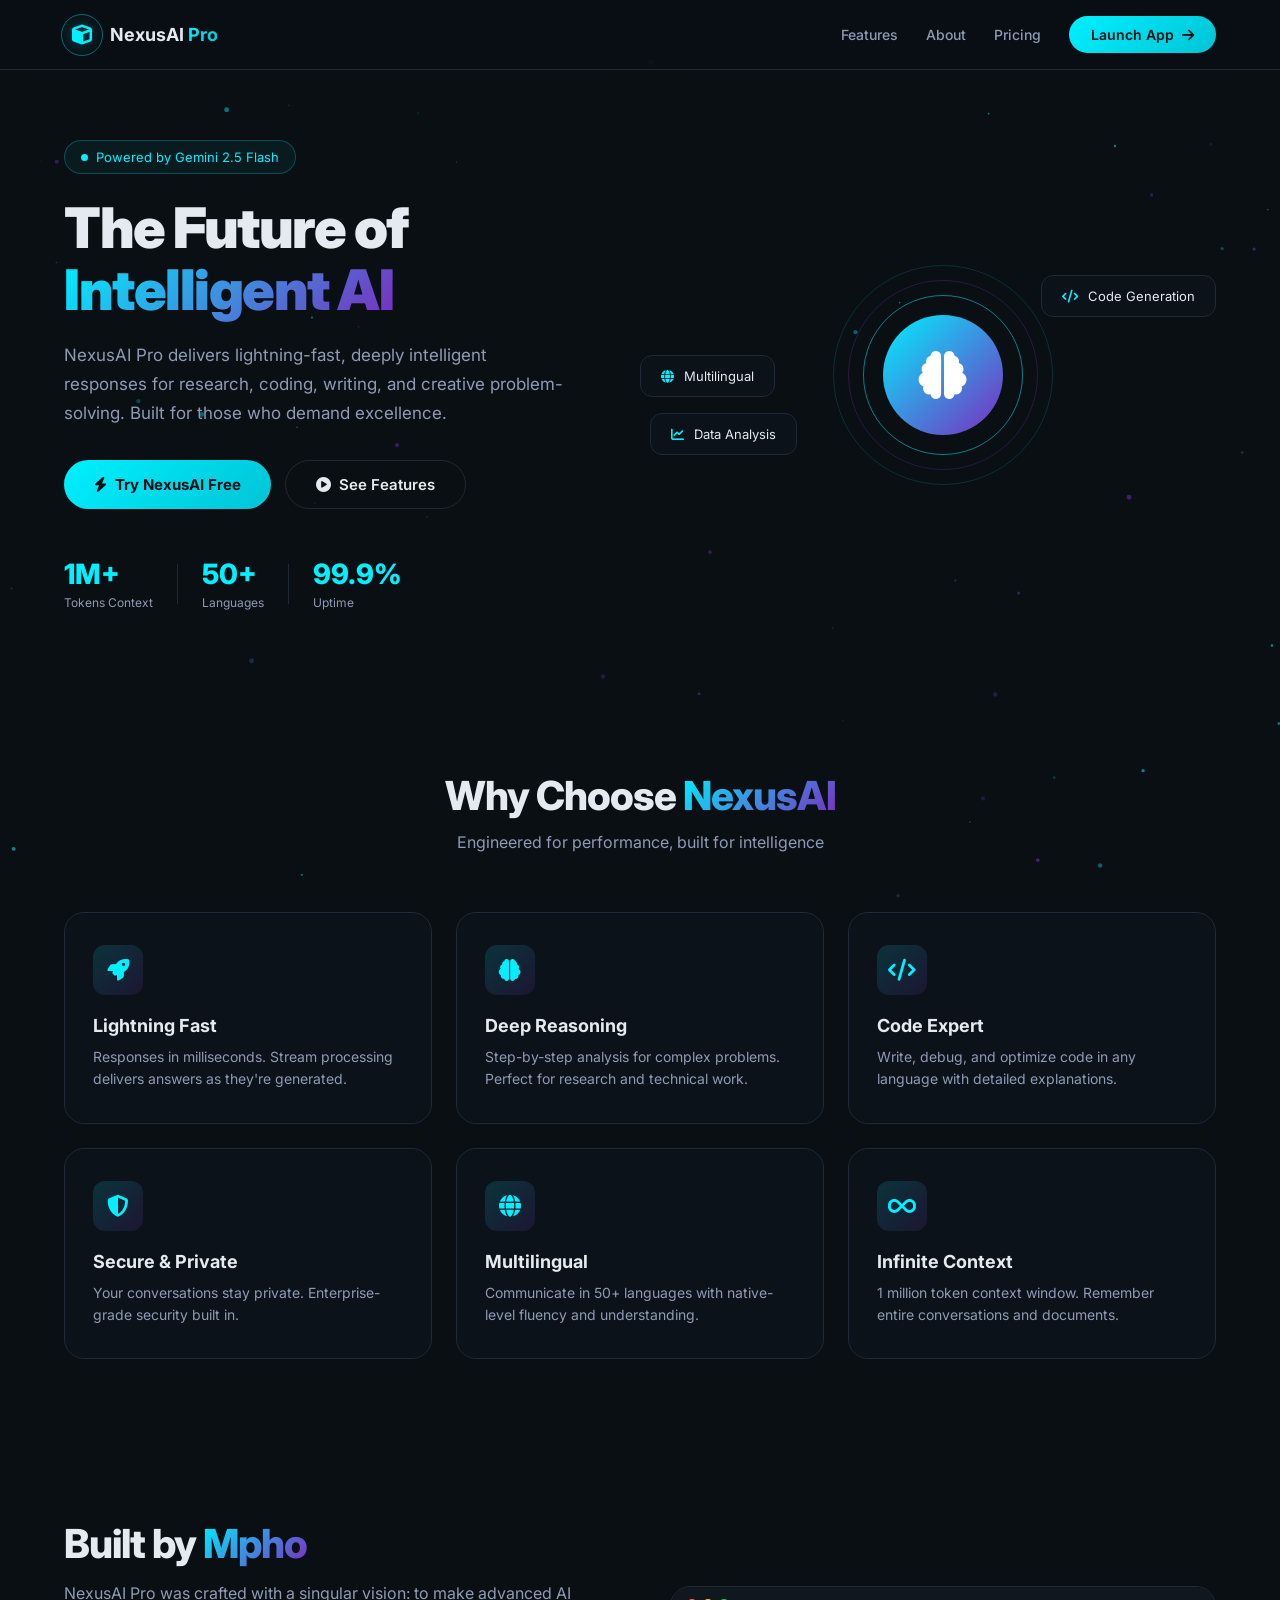
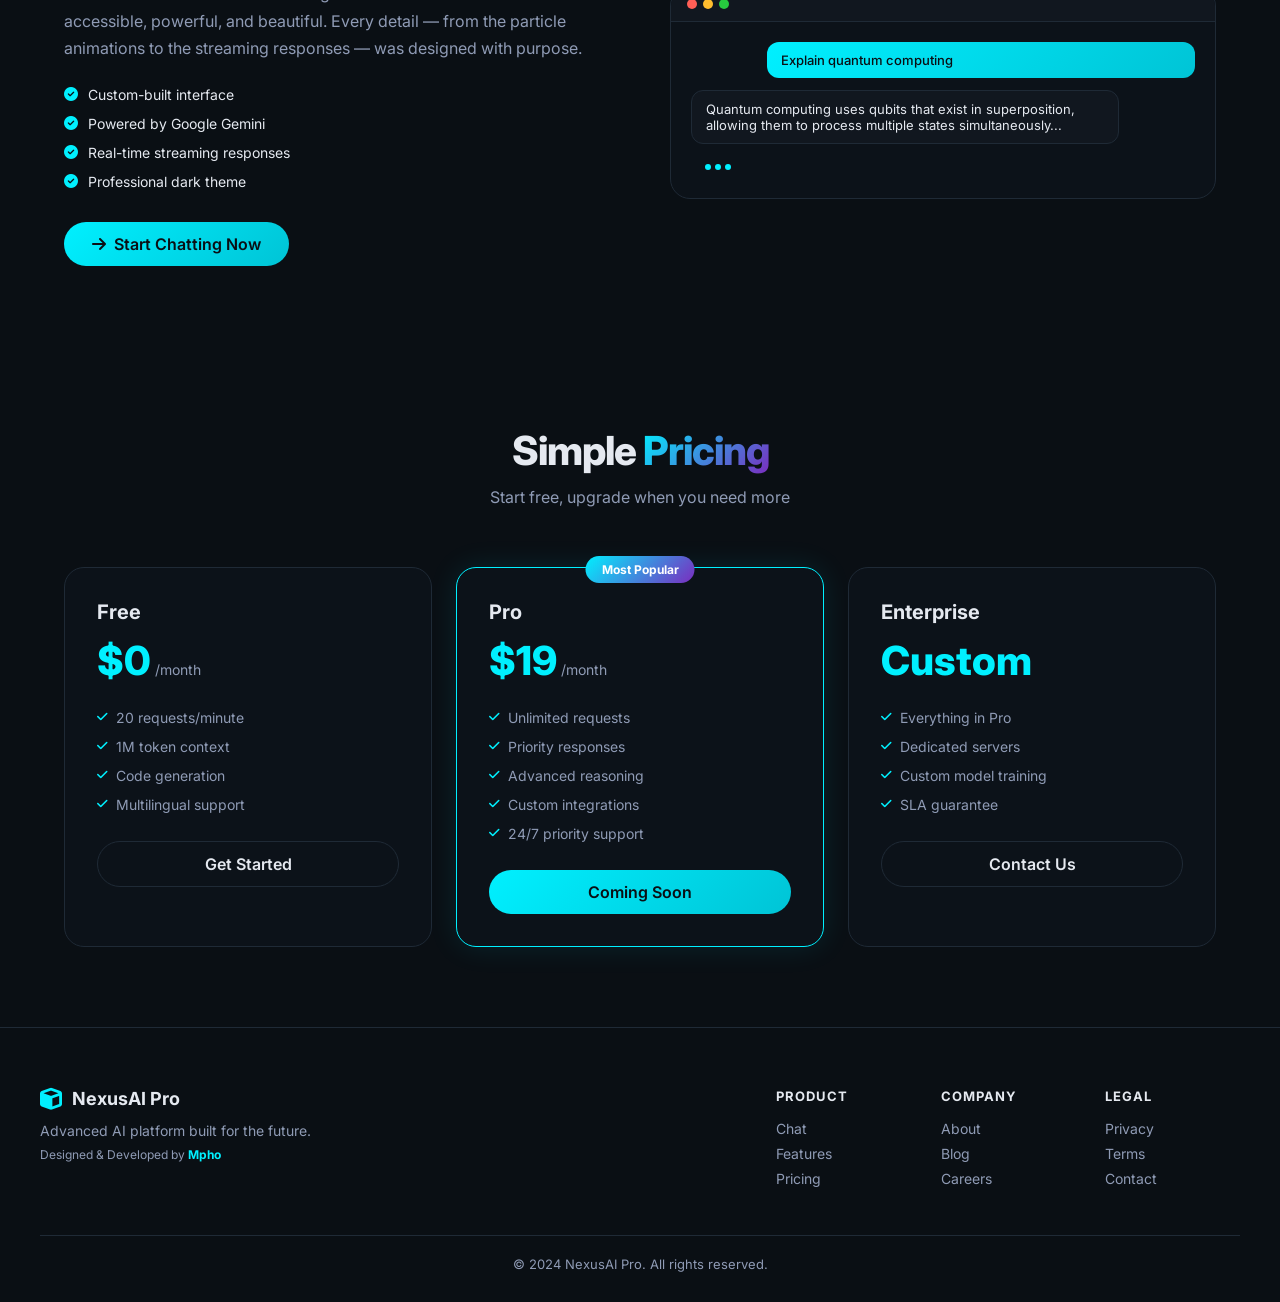
<file: NexusAI/index.html>
<!DOCTYPE html>
<html lang="en">
<head>
    <meta charset="UTF-8">
    <meta name="viewport" content="width=device-width, initial-scale=1.0">
    <title>NexusAI Pro — Advanced Intelligence Platform</title>
    <link rel="stylesheet" href="home.css">
    <link rel="stylesheet" href="https://cdnjs.cloudflare.com/ajax/libs/font-awesome/6.5.1/css/all.min.css">
    <link href="https://fonts.googleapis.com/css2?family=Inter:wght@300;400;500;600;700;800;900&family=JetBrains+Mono:wght@400;500;600&display=swap" rel="stylesheet">
</head>
<body>
    <!-- Particle Canvas -->
    <canvas id="particleCanvas"></canvas>

    <!-- Navigation -->
    <nav class="navbar">
        <div class="nav-container">
            <div class="nav-brand">
                <div class="nav-logo">
                    <i class="fa-solid fa-cube"></i>
                    <div class="nav-logo-glow"></div>
                </div>
                <span class="nav-name">NexusAI <span class="nav-pro">Pro</span></span>
            </div>
            <div class="nav-links">
                <a href="#features" class="nav-link">Features</a>
                <a href="#about" class="nav-link">About</a>
                <a href="#pricing" class="nav-link">Pricing</a>
                <a href="chat.html" class="nav-cta">Launch App <i class="fa-solid fa-arrow-right"></i></a>
            </div>
            <button class="mobile-menu-btn" id="mobileMenuBtn">
                <i class="fa-solid fa-bars"></i>
            </button>
        </div>
    </nav>

    <!-- Mobile Menu -->
    <div class="mobile-menu" id="mobileMenu">
        <a href="#features" class="mobile-link">Features</a>
        <a href="#about" class="mobile-link">About</a>
        <a href="#pricing" class="mobile-link">Pricing</a>
        <a href="chat.html" class="mobile-cta">Launch App <i class="fa-solid fa-arrow-right"></i></a>
    </div>

    <!-- Hero Section -->
    <section class="hero">
        <div class="hero-content">
            <div class="hero-badge">
                <span class="badge-dot"></span>
                Powered by Gemini 2.5 Flash
            </div>
            <h1 class="hero-title">
                The Future of
                <span class="hero-gradient">Intelligent AI</span>
            </h1>
            <p class="hero-subtitle">
                NexusAI Pro delivers lightning-fast, deeply intelligent responses for research, coding, writing, and creative problem-solving. Built for those who demand excellence.
            </p>
            <div class="hero-actions">
                <a href="chat.html" class="hero-primary-btn">
                    <i class="fa-solid fa-bolt"></i> Try NexusAI Free
                </a>
                <a href="#features" class="hero-secondary-btn">
                    <i class="fa-solid fa-circle-play"></i> See Features
                </a>
            </div>
            <div class="hero-stats">
                <div class="stat">
                    <span class="stat-number">1M+</span>
                    <span class="stat-label">Tokens Context</span>
                </div>
                <div class="stat-divider"></div>
                <div class="stat">
                    <span class="stat-number">50+</span>
                    <span class="stat-label">Languages</span>
                </div>
                <div class="stat-divider"></div>
                <div class="stat">
                    <span class="stat-number">99.9%</span>
                    <span class="stat-label">Uptime</span>
                </div>
            </div>
        </div>
        <div class="hero-visual">
            <div class="hero-orb">
                <div class="orb-main">
                    <i class="fa-solid fa-brain"></i>
                </div>
                <div class="orb-ring or1"></div>
                <div class="orb-ring or2"></div>
                <div class="orb-ring or3"></div>
            </div>
            <div class="floating-card fc1">
                <i class="fa-solid fa-code"></i>
                <span>Code Generation</span>
            </div>
            <div class="floating-card fc2">
                <i class="fa-solid fa-chart-line"></i>
                <span>Data Analysis</span>
            </div>
            <div class="floating-card fc3">
                <i class="fa-solid fa-globe"></i>
                <span>Multilingual</span>
            </div>
        </div>
    </section>

    <!-- Features Section -->
    <section class="features" id="features">
        <div class="section-header">
            <h2 class="section-title">Why Choose <span class="hero-gradient">NexusAI</span></h2>
            <p class="section-subtitle">Engineered for performance, built for intelligence</p>
        </div>
        <div class="features-grid">
            <div class="feature-card">
                <div class="feature-icon">
                    <i class="fa-solid fa-rocket"></i>
                </div>
                <h3>Lightning Fast</h3>
                <p>Responses in milliseconds. Stream processing delivers answers as they're generated.</p>
            </div>
            <div class="feature-card">
                <div class="feature-icon">
                    <i class="fa-solid fa-brain"></i>
                </div>
                <h3>Deep Reasoning</h3>
                <p>Step-by-step analysis for complex problems. Perfect for research and technical work.</p>
            </div>
            <div class="feature-card">
                <div class="feature-icon">
                    <i class="fa-solid fa-code"></i>
                </div>
                <h3>Code Expert</h3>
                <p>Write, debug, and optimize code in any language with detailed explanations.</p>
            </div>
            <div class="feature-card">
                <div class="feature-icon">
                    <i class="fa-solid fa-shield-halved"></i>
                </div>
                <h3>Secure & Private</h3>
                <p>Your conversations stay private. Enterprise-grade security built in.</p>
            </div>
            <div class="feature-card">
                <div class="feature-icon">
                    <i class="fa-solid fa-globe"></i>
                </div>
                <h3>Multilingual</h3>
                <p>Communicate in 50+ languages with native-level fluency and understanding.</p>
            </div>
            <div class="feature-card">
                <div class="feature-icon">
                    <i class="fa-solid fa-infinity"></i>
                </div>
                <h3>Infinite Context</h3>
                <p>1 million token context window. Remember entire conversations and documents.</p>
            </div>
        </div>
    </section>

    <!-- About Section -->
    <section class="about" id="about">
        <div class="about-content">
            <div class="about-text">
                <h2 class="section-title">Built by <span class="hero-gradient">Mpho</span></h2>
                <p class="about-desc">
                    NexusAI Pro was crafted with a singular vision: to make advanced AI accessible, powerful, and beautiful. Every detail — from the particle animations to the streaming responses — was designed with purpose.
                </p>
                <div class="about-highlights">
                    <div class="highlight">
                        <i class="fa-solid fa-check-circle"></i>
                        <span>Custom-built interface</span>
                    </div>
                    <div class="highlight">
                        <i class="fa-solid fa-check-circle"></i>
                        <span>Powered by Google Gemini</span>
                    </div>
                    <div class="highlight">
                        <i class="fa-solid fa-check-circle"></i>
                        <span>Real-time streaming responses</span>
                    </div>
                    <div class="highlight">
                        <i class="fa-solid fa-check-circle"></i>
                        <span>Professional dark theme</span>
                    </div>
                </div>
                <a href="chat.html" class="about-cta">
                    <i class="fa-solid fa-arrow-right"></i> Start Chatting Now
                </a>
            </div>
            <div class="about-visual">
                <div class="about-card">
                    <div class="about-card-header">
                        <span class="ac-dot"></span>
                        <span class="ac-dot"></span>
                        <span class="ac-dot"></span>
                    </div>
                    <div class="about-card-body">
                        <div class="ac-message user">
                            <p>Explain quantum computing</p>
                        </div>
                        <div class="ac-message ai">
                            <p>Quantum computing uses qubits that exist in superposition, allowing them to process multiple states simultaneously...</p>
                        </div>
                        <div class="ac-typing">
                            <span></span><span></span><span></span>
                        </div>
                    </div>
                </div>
            </div>
        </div>
    </section>

    <!-- Pricing Section -->
    <section class="pricing" id="pricing">
        <div class="section-header">
            <h2 class="section-title">Simple <span class="hero-gradient">Pricing</span></h2>
            <p class="section-subtitle">Start free, upgrade when you need more</p>
        </div>
        <div class="pricing-grid">
            <div class="pricing-card">
                <div class="pricing-header">
                    <h3>Free</h3>
                    <div class="price">
                        <span class="amount">$0</span>
                        <span class="period">/month</span>
                    </div>
                </div>
                <ul class="pricing-features">
                    <li><i class="fa-solid fa-check"></i> 20 requests/minute</li>
                    <li><i class="fa-solid fa-check"></i> 1M token context</li>
                    <li><i class="fa-solid fa-check"></i> Code generation</li>
                    <li><i class="fa-solid fa-check"></i> Multilingual support</li>
                </ul>
                <a href="chat.html" class="pricing-btn">Get Started</a>
            </div>
            <div class="pricing-card popular">
                <div class="popular-badge">Most Popular</div>
                <div class="pricing-header">
                    <h3>Pro</h3>
                    <div class="price">
                        <span class="amount">$19</span>
                        <span class="period">/month</span>
                    </div>
                </div>
                <ul class="pricing-features">
                    <li><i class="fa-solid fa-check"></i> Unlimited requests</li>
                    <li><i class="fa-solid fa-check"></i> Priority responses</li>
                    <li><i class="fa-solid fa-check"></i> Advanced reasoning</li>
                    <li><i class="fa-solid fa-check"></i> Custom integrations</li>
                    <li><i class="fa-solid fa-check"></i> 24/7 priority support</li>
                </ul>
                <a href="chat.html" class="pricing-btn primary">Coming Soon</a>
            </div>
            <div class="pricing-card">
                <div class="pricing-header">
                    <h3>Enterprise</h3>
                    <div class="price">
                        <span class="amount">Custom</span>
                    </div>
                </div>
                <ul class="pricing-features">
                    <li><i class="fa-solid fa-check"></i> Everything in Pro</li>
                    <li><i class="fa-solid fa-check"></i> Dedicated servers</li>
                    <li><i class="fa-solid fa-check"></i> Custom model training</li>
                    <li><i class="fa-solid fa-check"></i> SLA guarantee</li>
                </ul>
                <a href="#" class="pricing-btn">Contact Us</a>
            </div>
        </div>
    </section>

    <!-- Footer -->
    <footer class="footer">
        <div class="footer-content">
            <div class="footer-brand">
                <div class="footer-logo">
                    <i class="fa-solid fa-cube"></i>
                    <span>NexusAI Pro</span>
                </div>
                <p>Advanced AI platform built for the future.</p>
                <p class="footer-credit">Designed & Developed by <strong>Mpho</strong></p>
            </div>
            <div class="footer-links">
                <div class="footer-col">
                    <h4>Product</h4>
                    <a href="chat.html">Chat</a>
                    <a href="#features">Features</a>
                    <a href="#pricing">Pricing</a>
                </div>
                <div class="footer-col">
                    <h4>Company</h4>
                    <a href="#about">About</a>
                    <a href="#">Blog</a>
                    <a href="#">Careers</a>
                </div>
                <div class="footer-col">
                    <h4>Legal</h4>
                    <a href="#">Privacy</a>
                    <a href="#">Terms</a>
                    <a href="#">Contact</a>
                </div>
            </div>
        </div>
        <div class="footer-bottom">
            <p>&copy; 2024 NexusAI Pro. All rights reserved.</p>
        </div>
    </footer>

    <script src="home.js"></script>
</body>
</html>
</file>
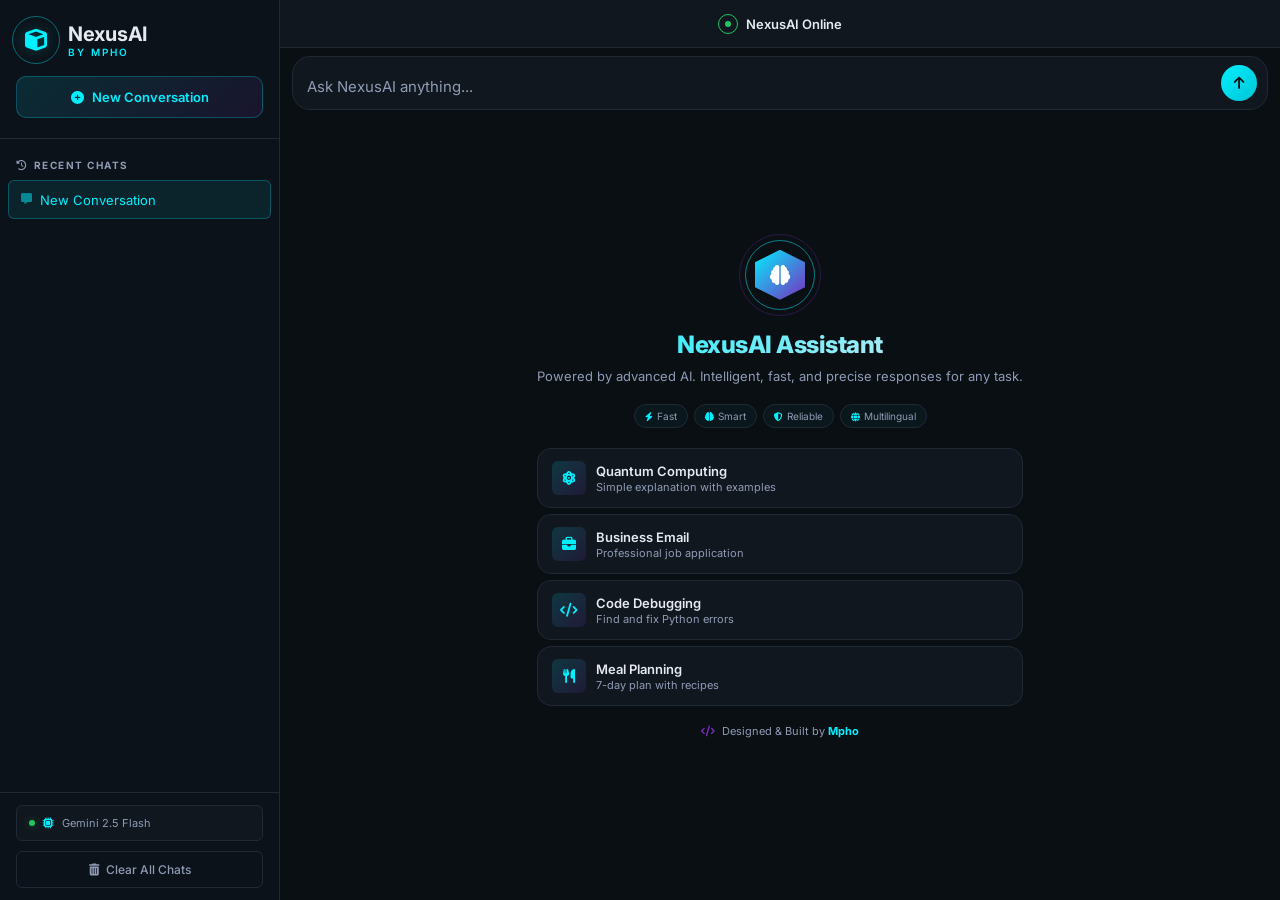
<file: NexusAI/chat.html>
<!DOCTYPE html>
<html lang="en">
<head>
    <meta charset="UTF-8">
    <meta name="viewport" content="width=device-width, initial-scale=1.0, maximum-scale=1.0, user-scalable=no, viewport-fit=cover">
    <meta name="apple-mobile-web-app-capable" content="yes">
    <meta name="apple-mobile-web-app-status-bar-style" content="black-translucent">
    <title>NexusAI — Intelligent Assistant</title>
    <link rel="stylesheet" href="chat.css">
    <link rel="stylesheet" href="https://cdnjs.cloudflare.com/ajax/libs/font-awesome/6.5.1/css/all.min.css">
    <link href="https://fonts.googleapis.com/css2?family=Inter:wght@300;400;500;600;700;800&family=JetBrains+Mono:wght@400;500;600&display=swap" rel="stylesheet">
</head>
<body>
    <!-- Particle Background -->
    <div class="particles-background" id="particlesBg"></div>

    <div class="app-container">
        <!-- Sidebar -->
        <aside class="sidebar" id="sidebar">
            <div class="sidebar-header">
                <div class="brand">
                    <div class="brand-icon">
                        <i class="fa-solid fa-cube"></i>
                        <div class="brand-glow"></div>
                    </div>
                    <div class="brand-info">
                        <span class="brand-name">NexusAI</span>
                        <span class="brand-by">by Mpho</span>
                    </div>
                </div>
                <button class="new-chat-btn" id="newChatBtn">
                    <i class="fa-solid fa-plus-circle"></i>
                    <span>New Conversation</span>
                </button>
            </div>
            
            <div class="history-section">
                <p class="history-label">
                    <i class="fa-solid fa-clock-rotate-left"></i>
                    Recent Chats
                </p>
                <div class="chat-history" id="chatHistory"></div>
            </div>
            
            <div class="sidebar-footer">
                <div class="model-badge">
                    <span class="model-dot"></span>
                    <i class="fa-solid fa-microchip"></i>
                    <span>Gemini 2.5 Flash</span>
                </div>
                <button class="clear-btn" id="clearChatsBtn">
                    <i class="fa-solid fa-trash-can"></i>
                    Clear All Chats
                </button>
            </div>
        </aside>

        <!-- Overlay for mobile -->
        <div class="sidebar-overlay" id="sidebarOverlay"></div>

        <!-- Main Content -->
        <main class="main-content">
            <!-- Top Bar -->
            <header class="top-bar">
                <button class="menu-toggle" id="menuToggle">
                    <i class="fa-solid fa-bars-staggered"></i>
                </button>
                <div class="status-area">
                    <div class="status-indicator">
                        <span class="status-core"></span>
                        <span class="status-ring"></span>
                    </div>
                    <span class="status-text">NexusAI Online</span>
                </div>
            </header>

            <!-- Input Area - MOVED TO TOP on mobile -->
            <div class="input-section" id="inputSection">
                <div class="input-wrapper">
                    <textarea 
                        id="messageInput" 
                        class="message-input" 
                        placeholder="Ask NexusAI anything..." 
                        rows="1"
                    ></textarea>
                    <button class="send-button" id="sendBtn" title="Send message">
                        <i class="fa-solid fa-arrow-up"></i>
                    </button>
                </div>
            </div>

            <!-- Chat Area -->
            <div class="chat-container" id="chatContainer">
                <!-- Welcome Screen -->
                <div class="welcome-screen" id="welcomeScreen">
                    <div class="welcome-inner">
                        <div class="hero-icon">
                            <div class="hex-container">
                                <div class="hex-shape">
                                    <i class="fa-solid fa-brain"></i>
                                </div>
                                <div class="hex-ring h-ring-1"></div>
                                <div class="hex-ring h-ring-2"></div>
                            </div>
                        </div>
                        <h1 class="hero-title">NexusAI Assistant</h1>
                        <p class="hero-subtitle">
                            Powered by advanced AI. Intelligent, fast, and precise responses for any task.
                        </p>
                        
                        <div class="capability-tags">
                            <span class="cap-tag"><i class="fa-solid fa-bolt"></i> Fast</span>
                            <span class="cap-tag"><i class="fa-solid fa-brain"></i> Smart</span>
                            <span class="cap-tag"><i class="fa-solid fa-shield-halved"></i> Reliable</span>
                            <span class="cap-tag"><i class="fa-solid fa-globe"></i> Multilingual</span>
                        </div>
                        
                        <div class="suggestion-cards">
                            <button class="suggestion-card" data-prompt="Explain quantum computing in simple terms with clear examples">
                                <div class="suggestion-icon">
                                    <i class="fa-solid fa-atom"></i>
                                </div>
                                <div class="suggestion-content">
                                    <span class="suggestion-title">Quantum Computing</span>
                                    <span class="suggestion-desc">Simple explanation with examples</span>
                                </div>
                            </button>
                            <button class="suggestion-card" data-prompt="Write a complete professional business email for a job application">
                                <div class="suggestion-icon">
                                    <i class="fa-solid fa-briefcase"></i>
                                </div>
                                <div class="suggestion-content">
                                    <span class="suggestion-title">Business Email</span>
                                    <span class="suggestion-desc">Professional job application</span>
                                </div>
                            </button>
                            <button class="suggestion-card" data-prompt="Debug and optimize this Python code with detailed explanation">
                                <div class="suggestion-icon">
                                    <i class="fa-solid fa-code"></i>
                                </div>
                                <div class="suggestion-content">
                                    <span class="suggestion-title">Code Debugging</span>
                                    <span class="suggestion-desc">Find and fix Python errors</span>
                                </div>
                            </button>
                            <button class="suggestion-card" data-prompt="Create a comprehensive 7-day healthy meal plan with recipes">
                                <div class="suggestion-icon">
                                    <i class="fa-solid fa-utensils"></i>
                                </div>
                                <div class="suggestion-content">
                                    <span class="suggestion-title">Meal Planning</span>
                                    <span class="suggestion-desc">7-day plan with recipes</span>
                                </div>
                            </button>
                        </div>
                        
                        <p class="creator-credit">
                            <i class="fa-solid fa-code"></i> Designed & Built by <strong>Mpho</strong>
                        </p>
                    </div>
                </div>

                <!-- Messages Container -->
                <div class="messages-container" id="messagesContainer"></div>
                
                <!-- Bottom padding for mobile -->
                <div class="chat-bottom-spacer"></div>
            </div>
        </main>
    </div>

    <script src="chat.js"></script>
</body>
</html>
</file>
<file: NexusAI/home.css>
/* ========== Variables ========== */
:root {
    --bg-primary: #0a0f14;
    --bg-secondary: #11171f;
    --bg-card: #0c1219;
    --accent-cyan: #00f0ff;
    --accent-purple: #7b2cbf;
    --accent-blue: #1e4b6e;
    --text-primary: #e5e9f0;
    --text-secondary: #8f9bb5;
    --border-dim: #1f2a36;
    --border-glow: rgba(0, 240, 255, 0.25);
    --shadow-glow: 0 0 30px rgba(0, 240, 255, 0.2);
    --radius: 12px;
    --radius-lg: 20px;
    --radius-xl: 28px;
    --font-sans: 'Inter', system-ui, sans-serif;
    --font-mono: 'JetBrains Mono', monospace;
    --transition: 0.3s cubic-bezier(0.4, 0, 0.2, 1);
}

/* ========== Reset ========== */
*, *::before, *::after { margin: 0; padding: 0; box-sizing: border-box; }

html { scroll-behavior: smooth; }

body {
    font-family: var(--font-sans);
    background: var(--bg-primary);
    color: var(--text-primary);
    overflow-x: hidden;
    -webkit-font-smoothing: antialiased;
}

/* ========== Particle Canvas ========== */
#particleCanvas {
    position: fixed;
    top: 0; left: 0;
    width: 100%; height: 100%;
    pointer-events: none;
    z-index: 0;
}

/* ========== Navbar ========== */
.navbar {
    position: fixed;
    top: 0;
    width: 100%;
    z-index: 1000;
    background: rgba(10, 15, 20, 0.85);
    backdrop-filter: blur(20px);
    border-bottom: 1px solid var(--border-dim);
}

.nav-container {
    max-width: 1200px;
    margin: 0 auto;
    padding: 16px 24px;
    display: flex;
    align-items: center;
    justify-content: space-between;
}

.nav-brand {
    display: flex;
    align-items: center;
    gap: 10px;
}

.nav-logo {
    position: relative;
    width: 36px; height: 36px;
    display: flex;
    align-items: center;
    justify-content: center;
}

.nav-logo i {
    font-size: 20px;
    color: var(--accent-cyan);
    z-index: 1;
    filter: drop-shadow(0 0 8px rgba(0, 240, 255, 0.4));
}

.nav-logo-glow {
    position: absolute;
    inset: -3px;
    border-radius: 50%;
    border: 1.5px solid var(--accent-cyan);
    animation: pulse 2s ease-out infinite;
    opacity: 0.4;
}

@keyframes pulse {
    0% { transform: scale(0.8); opacity: 0.5; }
    100% { transform: scale(1.3); opacity: 0; }
}

.nav-name {
    font-size: 18px;
    font-weight: 700;
    color: var(--text-primary);
}

.nav-pro {
    background: linear-gradient(135deg, var(--accent-cyan), #00c4d6);
    -webkit-background-clip: text;
    -webkit-text-fill-color: transparent;
    background-clip: text;
}

.nav-links {
    display: flex;
    align-items: center;
    gap: 28px;
}

.nav-link {
    color: var(--text-secondary);
    text-decoration: none;
    font-size: 14px;
    font-weight: 500;
    transition: var(--transition);
}

.nav-link:hover { color: var(--accent-cyan); }

.nav-cta {
    padding: 10px 22px;
    background: linear-gradient(135deg, var(--accent-cyan), #00c4d6);
    color: var(--bg-primary);
    text-decoration: none;
    border-radius: 50px;
    font-size: 14px;
    font-weight: 600;
    display: flex;
    align-items: center;
    gap: 8px;
    transition: var(--transition);
}

.nav-cta:hover {
    box-shadow: var(--shadow-glow);
    transform: translateY(-1px);
}

.mobile-menu-btn {
    display: none;
    background: none;
    border: none;
    color: var(--text-primary);
    font-size: 22px;
    cursor: pointer;
}

/* Mobile Menu */
.mobile-menu {
    display: none;
    position: fixed;
    top: 69px;
    width: 100%;
    background: var(--bg-secondary);
    border-bottom: 1px solid var(--border-dim);
    padding: 20px;
    flex-direction: column;
    gap: 16px;
    z-index: 999;
}

.mobile-menu.open { display: flex; }

.mobile-link {
    color: var(--text-secondary);
    text-decoration: none;
    font-size: 16px;
    padding: 8px 0;
}

.mobile-cta {
    padding: 12px 24px;
    background: linear-gradient(135deg, var(--accent-cyan), #00c4d6);
    color: var(--bg-primary);
    text-decoration: none;
    border-radius: 50px;
    text-align: center;
    font-weight: 600;
    display: flex;
    align-items: center;
    justify-content: center;
    gap: 8px;
}

/* ========== Hero ========== */
.hero {
    max-width: 1200px;
    margin: 0 auto;
    padding: 140px 24px 80px;
    display: grid;
    grid-template-columns: 1fr 1fr;
    gap: 60px;
    align-items: center;
    position: relative;
    z-index: 1;
}

.hero-badge {
    display: inline-flex;
    align-items: center;
    gap: 8px;
    padding: 8px 16px;
    background: rgba(0, 240, 255, 0.05);
    border: 1px solid var(--border-glow);
    border-radius: 50px;
    font-size: 13px;
    color: var(--accent-cyan);
    margin-bottom: 24px;
}

.badge-dot {
    width: 7px; height: 7px;
    background: var(--accent-cyan);
    border-radius: 50%;
    animation: glow 2s infinite;
}

@keyframes glow {
    0%, 100% { box-shadow: 0 0 4px var(--accent-cyan); }
    50% { box-shadow: 0 0 14px var(--accent-cyan); }
}

.hero-title {
    font-size: 56px;
    font-weight: 900;
    line-height: 1.1;
    margin-bottom: 20px;
    letter-spacing: -1.5px;
}

.hero-gradient {
    background: linear-gradient(135deg, var(--accent-cyan), var(--accent-purple));
    -webkit-background-clip: text;
    -webkit-text-fill-color: transparent;
    background-clip: text;
}

.hero-subtitle {
    font-size: 17px;
    color: var(--text-secondary);
    line-height: 1.7;
    margin-bottom: 32px;
    max-width: 500px;
}

.hero-actions {
    display: flex;
    gap: 14px;
    margin-bottom: 48px;
}

.hero-primary-btn {
    padding: 14px 30px;
    background: linear-gradient(135deg, var(--accent-cyan), #00c4d6);
    color: var(--bg-primary);
    text-decoration: none;
    border-radius: 50px;
    font-weight: 700;
    font-size: 15px;
    display: flex;
    align-items: center;
    gap: 8px;
    transition: var(--transition);
}

.hero-primary-btn:hover {
    box-shadow: 0 0 40px rgba(0, 240, 255, 0.3);
    transform: translateY(-2px);
}

.hero-secondary-btn {
    padding: 14px 30px;
    background: transparent;
    color: var(--text-primary);
    text-decoration: none;
    border-radius: 50px;
    font-weight: 600;
    font-size: 15px;
    border: 1.5px solid var(--border-dim);
    display: flex;
    align-items: center;
    gap: 8px;
    transition: var(--transition);
}

.hero-secondary-btn:hover {
    border-color: var(--accent-cyan);
    background: rgba(0, 240, 255, 0.05);
}

.hero-stats {
    display: flex;
    align-items: center;
    gap: 24px;
}

.stat-number {
    font-size: 28px;
    font-weight: 800;
    color: var(--accent-cyan);
    display: block;
}

.stat-label {
    font-size: 12px;
    color: var(--text-secondary);
}

.stat-divider {
    width: 1px;
    height: 40px;
    background: var(--border-dim);
}

/* Hero Visual */
.hero-visual {
    position: relative;
    display: flex;
    align-items: center;
    justify-content: center;
}

.hero-orb {
    position: relative;
    width: 200px; height: 200px;
    display: flex;
    align-items: center;
    justify-content: center;
}

.orb-main {
    width: 120px; height: 120px;
    background: linear-gradient(135deg, var(--accent-cyan), var(--accent-purple));
    border-radius: 50%;
    display: flex;
    align-items: center;
    justify-content: center;
    z-index: 2;
    animation: float 3s ease-in-out infinite;
}

.orb-main i {
    font-size: 48px;
    color: #fff;
}

@keyframes float {
    0%, 100% { transform: translateY(0); }
    50% { transform: translateY(-10px); }
}

.orb-ring {
    position: absolute;
    border-radius: 50%;
    border: 1.5px solid;
}

.or1 { width: 160px; height: 160px; border-color: var(--accent-cyan); animation: spin 3s linear infinite; opacity: 0.5; }
.or2 { width: 190px; height: 190px; border-color: var(--accent-purple); animation: spin 5s linear infinite reverse; opacity: 0.3; }
.or3 { width: 220px; height: 220px; border-color: var(--accent-cyan); animation: spin 7s linear infinite; opacity: 0.15; }

@keyframes spin {
    from { transform: rotate(0deg); }
    to { transform: rotate(360deg); }
}

.floating-card {
    position: absolute;
    padding: 12px 20px;
    background: var(--bg-card);
    border: 1px solid var(--border-dim);
    border-radius: var(--radius);
    display: flex;
    align-items: center;
    gap: 10px;
    font-size: 13px;
    color: var(--text-primary);
    animation: floatCard 4s ease-in-out infinite;
}

.floating-card i { color: var(--accent-cyan); }

.fc1 { top: 0; right: 0; animation-delay: 0s; }
.fc2 { bottom: 20px; left: -20px; animation-delay: 1.5s; }
.fc3 { top: 40%; left: -30px; animation-delay: 3s; }

@keyframes floatCard {
    0%, 100% { transform: translateY(0); }
    50% { transform: translateY(-8px); }
}

/* ========== Sections ========== */
.section-header {
    text-align: center;
    margin-bottom: 60px;
}

.section-title {
    font-size: 40px;
    font-weight: 800;
    margin-bottom: 12px;
    letter-spacing: -1px;
}

.section-subtitle {
    font-size: 16px;
    color: var(--text-secondary);
}

/* ========== Features ========== */
.features {
    max-width: 1200px;
    margin: 0 auto;
    padding: 80px 24px;
    position: relative;
    z-index: 1;
}

.features-grid {
    display: grid;
    grid-template-columns: repeat(3, 1fr);
    gap: 24px;
}

.feature-card {
    padding: 32px 28px;
    background: var(--bg-card);
    border: 1px solid var(--border-dim);
    border-radius: var(--radius-lg);
    transition: var(--transition);
}

.feature-card:hover {
    border-color: var(--border-glow);
    transform: translateY(-4px);
    box-shadow: 0 8px 30px rgba(0, 0, 0, 0.4);
}

.feature-icon {
    width: 50px; height: 50px;
    background: linear-gradient(135deg, rgba(0, 240, 255, 0.15), rgba(123, 44, 191, 0.15));
    border-radius: var(--radius);
    display: flex;
    align-items: center;
    justify-content: center;
    font-size: 22px;
    color: var(--accent-cyan);
    margin-bottom: 20px;
}

.feature-card h3 {
    font-size: 18px;
    font-weight: 700;
    margin-bottom: 10px;
}

.feature-card p {
    font-size: 14px;
    color: var(--text-secondary);
    line-height: 1.6;
}

/* ========== About ========== */
.about {
    max-width: 1200px;
    margin: 0 auto;
    padding: 80px 24px;
    position: relative;
    z-index: 1;
}

.about-content {
    display: grid;
    grid-template-columns: 1fr 1fr;
    gap: 60px;
    align-items: center;
}

.about-desc {
    font-size: 16px;
    color: var(--text-secondary);
    line-height: 1.7;
    margin-bottom: 24px;
}

.about-highlights {
    display: flex;
    flex-direction: column;
    gap: 12px;
    margin-bottom: 32px;
}

.highlight {
    display: flex;
    align-items: center;
    gap: 10px;
    font-size: 14px;
    color: var(--text-primary);
}

.highlight i { color: var(--accent-cyan); }

.about-cta {
    display: inline-flex;
    align-items: center;
    gap: 8px;
    padding: 12px 28px;
    background: linear-gradient(135deg, var(--accent-cyan), #00c4d6);
    color: var(--bg-primary);
    text-decoration: none;
    border-radius: 50px;
    font-weight: 600;
    transition: var(--transition);
}

.about-cta:hover {
    box-shadow: var(--shadow-glow);
}

/* About Card */
.about-card {
    background: var(--bg-card);
    border: 1px solid var(--border-dim);
    border-radius: var(--radius-lg);
    overflow: hidden;
}

.about-card-header {
    padding: 12px 16px;
    background: var(--bg-secondary);
    border-bottom: 1px solid var(--border-dim);
    display: flex;
    gap: 6px;
}

.ac-dot {
    width: 10px; height: 10px;
    border-radius: 50%;
    background: var(--border-dim);
}

.ac-dot:first-child { background: #ff5f56; }
.ac-dot:nth-child(2) { background: #ffbd2e; }
.ac-dot:nth-child(3) { background: #27c93f; }

.about-card-body {
    padding: 20px;
}

.ac-message {
    padding: 10px 14px;
    border-radius: var(--radius);
    margin-bottom: 12px;
    max-width: 85%;
    font-size: 13px;
}

.ac-message.user {
    background: linear-gradient(135deg, var(--accent-cyan), #00c4d6);
    color: var(--bg-primary);
    margin-left: auto;
    font-weight: 500;
}

.ac-message.ai {
    background: var(--bg-secondary);
    border: 1px solid var(--border-dim);
}

.ac-typing {
    display: flex;
    gap: 4px;
    padding: 8px 14px;
}

.ac-typing span {
    width: 6px; height: 6px;
    background: var(--accent-cyan);
    border-radius: 50%;
    animation: bounce 1.2s infinite;
}

.ac-typing span:nth-child(2) { animation-delay: 0.15s; }
.ac-typing span:nth-child(3) { animation-delay: 0.3s; }

@keyframes bounce {
    0%, 60%, 100% { transform: translateY(0); opacity: 0.2; }
    30% { transform: translateY(-6px); opacity: 1; }
}

/* ========== Pricing ========== */
.pricing {
    max-width: 1200px;
    margin: 0 auto;
    padding: 80px 24px;
    position: relative;
    z-index: 1;
}

.pricing-grid {
    display: grid;
    grid-template-columns: repeat(3, 1fr);
    gap: 24px;
}

.pricing-card {
    padding: 32px;
    background: var(--bg-card);
    border: 1px solid var(--border-dim);
    border-radius: var(--radius-lg);
    transition: var(--transition);
    position: relative;
}

.pricing-card:hover {
    border-color: var(--border-glow);
    transform: translateY(-4px);
}

.pricing-card.popular {
    border-color: var(--accent-cyan);
    box-shadow: 0 0 30px rgba(0, 240, 255, 0.1);
}

.popular-badge {
    position: absolute;
    top: -12px;
    left: 50%;
    transform: translateX(-50%);
    padding: 6px 16px;
    background: linear-gradient(135deg, var(--accent-cyan), var(--accent-purple));
    border-radius: 50px;
    font-size: 12px;
    font-weight: 700;
    color: #fff;
}

.pricing-header {
    margin-bottom: 24px;
}

.pricing-header h3 {
    font-size: 20px;
    margin-bottom: 12px;
}

.price { display: flex; align-items: baseline; gap: 4px; }

.amount {
    font-size: 40px;
    font-weight: 800;
    color: var(--accent-cyan);
}

.period { font-size: 14px; color: var(--text-secondary); }

.pricing-features {
    list-style: none;
    display: flex;
    flex-direction: column;
    gap: 12px;
    margin-bottom: 28px;
}

.pricing-features li {
    font-size: 14px;
    color: var(--text-secondary);
    display: flex;
    align-items: center;
    gap: 8px;
}

.pricing-features i { color: var(--accent-cyan); font-size: 12px; }

.pricing-btn {
    display: block;
    text-align: center;
    padding: 12px;
    background: transparent;
    border: 1.5px solid var(--border-dim);
    border-radius: 50px;
    color: var(--text-primary);
    text-decoration: none;
    font-weight: 600;
    transition: var(--transition);
}

.pricing-btn:hover { border-color: var(--accent-cyan); }

.pricing-btn.primary {
    background: linear-gradient(135deg, var(--accent-cyan), #00c4d6);
    color: var(--bg-primary);
    border: none;
}

/* ========== Footer ========== */
.footer {
    border-top: 1px solid var(--border-dim);
    padding: 60px 24px 30px;
    position: relative;
    z-index: 1;
}

.footer-content {
    max-width: 1200px;
    margin: 0 auto;
    display: grid;
    grid-template-columns: 1.5fr 1fr;
    gap: 40px;
    margin-bottom: 40px;
}

.footer-logo {
    display: flex;
    align-items: center;
    gap: 10px;
    margin-bottom: 12px;
}

.footer-logo i { color: var(--accent-cyan); font-size: 22px; }
.footer-logo span { font-weight: 700; font-size: 18px; }

.footer-brand p {
    color: var(--text-secondary);
    font-size: 14px;
    margin-bottom: 8px;
}

.footer-credit { font-size: 12px !important; }
.footer-credit strong { color: var(--accent-cyan); }

.footer-links {
    display: grid;
    grid-template-columns: repeat(3, 1fr);
    gap: 30px;
}

.footer-col h4 {
    font-size: 13px;
    font-weight: 700;
    text-transform: uppercase;
    letter-spacing: 1px;
    margin-bottom: 16px;
    color: var(--text-primary);
}

.footer-col a {
    display: block;
    color: var(--text-secondary);
    text-decoration: none;
    font-size: 14px;
    margin-bottom: 8px;
    transition: var(--transition);
}

.footer-col a:hover { color: var(--accent-cyan); }

.footer-bottom {
    max-width: 1200px;
    margin: 0 auto;
    padding-top: 20px;
    border-top: 1px solid var(--border-dim);
    text-align: center;
    font-size: 13px;
    color: var(--text-secondary);
}

/* ========== Responsive ========== */
@media (max-width: 768px) {
    .nav-links { display: none; }
    .mobile-menu-btn { display: block; }
    
    .hero {
        grid-template-columns: 1fr;
        padding: 100px 20px 40px;
        text-align: center;
    }
    
    .hero-title { font-size: 36px; }
    .hero-actions { justify-content: center; }
    .hero-stats { justify-content: center; }
    .hero-subtitle { margin: 0 auto 32px; }
    
    .features-grid { grid-template-columns: 1fr; }
    .about-content { grid-template-columns: 1fr; }
    .pricing-grid { grid-template-columns: 1fr; }
    .footer-content { grid-template-columns: 1fr; }
    .section-title { font-size: 30px; }
    
    .hero-visual { display: none; }
}

/* Mobile Menu */
.mobile-menu {
    display: none;
    position: fixed;
    top: 69px;
    left: 0;
    width: 100%;
    background: var(--bg-secondary);
    border-bottom: 1px solid var(--border-dim);
    padding: 20px;
    flex-direction: column;
    gap: 16px;
    z-index: 999;
    box-shadow: 0 10px 30px rgba(0, 0, 0, 0.5);
    animation: slideDown 0.3s ease;
}

@keyframes slideDown {
    from {
        opacity: 0;
        transform: translateY(-10px);
    }
    to {
        opacity: 1;
        transform: translateY(0);
    }
}

.mobile-menu.open {
    display: flex;
}

.mobile-link {
    color: var(--text-secondary);
    text-decoration: none;
    font-size: 16px;
    padding: 10px 0;
    border-bottom: 1px solid var(--border-dim);
    transition: var(--transition);
}

.mobile-link:hover {
    color: var(--accent-cyan);
}

.mobile-cta {
    padding: 14px 24px;
    background: linear-gradient(135deg, var(--accent-cyan), #00c4d6);
    color: var(--bg-primary);
    text-decoration: none;
    border-radius: 50px;
    text-align: center;
    font-weight: 600;
    font-size: 15px;
    display: flex;
    align-items: center;
    justify-content: center;
    gap: 8px;
    margin-top: 8px;
    transition: var(--transition);
}

.mobile-cta:hover {
    box-shadow: var(--shadow-glow);
}
</file>
<file: NexusAI/chat.css>
/* ========== CSS Variables ========== */
:root {
    --bg-primary: #0a0f14;
    --bg-secondary: #11171f;
    --bg-sidebar: #0c1219;
    --accent-cyan: #00f0ff;
    --accent-blue: #1e4b6e;
    --accent-purple: #7b2cbf;
    --text-primary: #e5e9f0;
    --text-secondary: #8f9bb5;
    --border-dim: #1f2a36;
    --border-glow: rgba(0, 240, 255, 0.25);
    --shadow-glow: 0 0 18px rgba(0, 240, 255, 0.25);
    --font-mono: 'JetBrains Mono', 'Fira Code', 'Courier New', monospace;
    --font-sans: 'Inter', system-ui, -apple-system, 'Segoe UI', Roboto, sans-serif;
    --transition-smooth: all 0.2s ease;
    --radius-sm: 6px;
    --radius-md: 10px;
    --radius-lg: 14px;
    --radius-xl: 18px;
    --radius-full: 50px;
    --success: #22c55e;
    --danger: #ef4444;
    --safe-bottom: env(safe-area-inset-bottom, 0px);
}

/* ========== Reset ========== */
*, *::before, *::after {
    margin: 0;
    padding: 0;
    box-sizing: border-box;
}

html {
    height: 100%;
    overflow: hidden;
    -webkit-text-size-adjust: 100%;
}

body {
    font-family: var(--font-sans);
    background: var(--bg-primary);
    color: var(--text-primary);
    height: 100%;
    height: 100dvh; /* Dynamic viewport height for mobile */
    overflow: hidden;
    -webkit-font-smoothing: antialiased;
    -webkit-tap-highlight-color: transparent;
    touch-action: manipulation;
}

/* ========== Particle Background ========== */
.particles-background {
    position: fixed;
    top: 0;
    left: 0;
    width: 100%;
    height: 100%;
    pointer-events: none;
    z-index: 0;
}

.particle {
    position: absolute;
    border-radius: 50%;
    animation: floatUp linear infinite;
    opacity: 0;
}

@keyframes floatUp {
    0% { transform: translateY(100vh) scale(0); opacity: 0; }
    10% { opacity: 0.6; }
    90% { opacity: 0.6; }
    100% { transform: translateY(-10vh) scale(1); opacity: 0; }
}

/* ========== App Container ========== */
.app-container {
    display: flex;
    height: 100%;
    height: 100dvh;
    position: relative;
    z-index: 1;
}

/* ========== Sidebar ========== */
.sidebar {
    width: 280px;
    background: var(--bg-sidebar);
    border-right: 1px solid var(--border-dim);
    display: flex;
    flex-direction: column;
    z-index: 100;
    transition: transform 0.3s ease;
    flex-shrink: 0;
}

.sidebar-header {
    padding: 20px 16px;
    border-bottom: 1px solid var(--border-dim);
}

.brand {
    display: flex;
    align-items: center;
    gap: 12px;
    margin-bottom: 16px;
}

.brand-icon {
    position: relative;
    width: 40px;
    height: 40px;
    display: flex;
    align-items: center;
    justify-content: center;
    flex-shrink: 0;
}

.brand-icon i {
    font-size: 22px;
    color: var(--accent-cyan);
    z-index: 1;
    filter: drop-shadow(0 0 8px var(--border-glow));
    animation: iconGlow 2.5s ease-in-out infinite;
}

@keyframes iconGlow {
    0%, 100% { filter: drop-shadow(0 0 6px rgba(0, 240, 255, 0.3)); }
    50% { filter: drop-shadow(0 0 16px rgba(0, 240, 255, 0.6)); }
}

.brand-glow {
    position: absolute;
    inset: -4px;
    border-radius: 50%;
    border: 1.5px solid var(--accent-cyan);
    animation: ringPulse 2s ease-out infinite;
    opacity: 0.4;
}

@keyframes ringPulse {
    0% { transform: scale(0.8); opacity: 0.5; }
    100% { transform: scale(1.35); opacity: 0; }
}

.brand-info {
    display: flex;
    flex-direction: column;
}

.brand-name {
    font-size: 20px;
    font-weight: 700;
    color: var(--text-primary);
    letter-spacing: -0.3px;
    line-height: 1.2;
}

.brand-by {
    font-size: 10px;
    font-weight: 600;
    color: var(--accent-cyan);
    letter-spacing: 2px;
    text-transform: uppercase;
}

.new-chat-btn {
    width: 100%;
    padding: 12px 16px;
    background: linear-gradient(135deg, rgba(0, 240, 255, 0.12), rgba(123, 44, 191, 0.12));
    color: var(--accent-cyan);
    border: 1px solid var(--border-glow);
    border-radius: var(--radius-md);
    font-size: 13px;
    font-weight: 600;
    cursor: pointer;
    display: flex;
    align-items: center;
    justify-content: center;
    gap: 8px;
    font-family: var(--font-sans);
    transition: var(--transition-smooth);
}

.new-chat-btn:hover {
    background: linear-gradient(135deg, rgba(0, 240, 255, 0.2), rgba(123, 44, 191, 0.2));
    box-shadow: var(--shadow-glow);
    border-color: var(--accent-cyan);
    transform: translateY(-1px);
}

.new-chat-btn:active {
    transform: translateY(0);
}

/* History Section */
.history-section {
    flex: 1;
    display: flex;
    flex-direction: column;
    overflow: hidden;
    padding: 8px;
}

.history-label {
    padding: 12px 8px 8px;
    font-size: 10px;
    font-weight: 700;
    text-transform: uppercase;
    letter-spacing: 1.5px;
    color: var(--text-secondary);
    display: flex;
    align-items: center;
    gap: 6px;
}

.chat-history {
    flex: 1;
    overflow-y: auto;
}

.chat-history::-webkit-scrollbar {
    width: 3px;
}

.chat-history::-webkit-scrollbar-thumb {
    background: var(--border-dim);
    border-radius: 3px;
}

.chat-history-item {
    padding: 10px 12px;
    border-radius: var(--radius-sm);
    cursor: pointer;
    display: flex;
    align-items: center;
    gap: 8px;
    font-size: 13px;
    color: var(--text-secondary);
    margin: 1px 0;
    transition: var(--transition-smooth);
    border: 1px solid transparent;
}

.chat-history-item:hover {
    background: rgba(0, 240, 255, 0.04);
    color: var(--text-primary);
    border-color: var(--border-dim);
}

.chat-history-item.active {
    background: rgba(0, 240, 255, 0.08);
    color: var(--accent-cyan);
    border: 1px solid var(--border-glow);
}

.chat-history-item i {
    font-size: 11px;
    opacity: 0.5;
}

.history-item-text {
    flex: 1;
    overflow: hidden;
    text-overflow: ellipsis;
    white-space: nowrap;
}

.delete-chat-btn {
    opacity: 0;
    background: none;
    border: none;
    color: var(--text-secondary);
    cursor: pointer;
    padding: 3px 5px;
    border-radius: 3px;
    font-size: 10px;
    transition: var(--transition-smooth);
}

.chat-history-item:hover .delete-chat-btn {
    opacity: 1;
}

.delete-chat-btn:hover {
    color: var(--danger);
    background: rgba(239, 68, 68, 0.1);
}

/* Sidebar Footer */
.sidebar-footer {
    padding: 12px 16px;
    border-top: 1px solid var(--border-dim);
}

.model-badge {
    display: flex;
    align-items: center;
    gap: 8px;
    padding: 10px 12px;
    background: var(--bg-secondary);
    border-radius: var(--radius-sm);
    margin-bottom: 10px;
    font-size: 11px;
    color: var(--text-secondary);
    border: 1px solid var(--border-dim);
}

.model-dot {
    width: 6px;
    height: 6px;
    background: var(--success);
    border-radius: 50%;
    box-shadow: 0 0 8px rgba(34, 197, 94, 0.4);
}

.model-badge i {
    color: var(--accent-cyan);
    font-size: 11px;
}

.clear-btn {
    width: 100%;
    padding: 10px;
    background: none;
    color: var(--text-secondary);
    border: 1px solid var(--border-dim);
    border-radius: var(--radius-sm);
    cursor: pointer;
    font-size: 12px;
    font-weight: 500;
    display: flex;
    align-items: center;
    justify-content: center;
    gap: 6px;
    font-family: var(--font-sans);
    transition: var(--transition-smooth);
}

.clear-btn:hover {
    color: var(--danger);
    border-color: var(--danger);
    background: rgba(239, 68, 68, 0.04);
}

/* ========== Sidebar Overlay ========== */
.sidebar-overlay {
    display: none;
    position: fixed;
    inset: 0;
    background: rgba(0, 0, 0, 0.7);
    z-index: 99;
    backdrop-filter: blur(4px);
}

.sidebar-overlay.active {
    display: block;
}

/* ========== Main Content ========== */
.main-content {
    flex: 1;
    display: flex;
    flex-direction: column;
    min-width: 0;
    background: var(--bg-primary);
    height: 100%;
    height: 100dvh;
}

/* ========== Top Bar ========== */
.top-bar {
    padding: 10px 16px;
    background: var(--bg-secondary);
    border-bottom: 1px solid var(--border-dim);
    display: flex;
    align-items: center;
    gap: 12px;
    z-index: 10;
    flex-shrink: 0;
    min-height: 48px;
}

.menu-toggle {
    display: none;
    background: none;
    border: none;
    color: var(--text-secondary);
    font-size: 20px;
    cursor: pointer;
    padding: 8px;
    border-radius: var(--radius-sm);
    transition: var(--transition-smooth);
    flex-shrink: 0;
}

.menu-toggle:hover {
    background: rgba(0, 240, 255, 0.05);
    color: var(--accent-cyan);
}

.status-area {
    flex: 1;
    display: flex;
    align-items: center;
    justify-content: center;
    gap: 8px;
}

.status-indicator {
    position: relative;
    width: 20px;
    height: 20px;
    display: flex;
    align-items: center;
    justify-content: center;
}

.status-core {
    width: 6px;
    height: 6px;
    background: var(--success);
    border-radius: 50%;
    z-index: 1;
    animation: coreGlow 2s ease-in-out infinite;
}

@keyframes coreGlow {
    0%, 100% { box-shadow: 0 0 4px var(--success); }
    50% { box-shadow: 0 0 12px var(--success), 0 0 20px rgba(34, 197, 94, 0.4); }
}

.status-ring {
    position: absolute;
    width: 100%;
    height: 100%;
    border: 1.5px solid var(--success);
    border-radius: 50%;
    animation: ringExpand 2s ease-out infinite;
}

@keyframes ringExpand {
    0% { transform: scale(0.5); opacity: 1; }
    100% { transform: scale(1.5); opacity: 0; }
}

.status-text {
    font-size: 13px;
    font-weight: 600;
    color: var(--text-primary);
}

/* ========== Input Section ========== */
.input-section {
    padding: 8px 12px;
    background: var(--bg-primary);
    flex-shrink: 0;
    z-index: 5;
}

.input-wrapper {
    display: flex;
    align-items: flex-end;
    gap: 8px;
    background: var(--bg-secondary);
    border: 1.5px solid var(--border-dim);
    border-radius: var(--radius-xl);
    padding: 8px 10px 8px 14px;
    transition: var(--transition-smooth);
}

.input-wrapper:focus-within {
    border-color: var(--accent-cyan);
    box-shadow: 0 0 0 3px rgba(0, 240, 255, 0.06), 0 0 20px rgba(0, 240, 255, 0.08);
}

.message-input {
    flex: 1;
    background: none;
    border: none;
    color: var(--text-primary);
    font-size: 15px;
    font-family: var(--font-sans);
    resize: none;
    padding: 4px 0;
    max-height: 100px;
    line-height: 1.4;
    outline: none;
}

.message-input::placeholder {
    color: var(--text-secondary);
}

.send-button {
    width: 36px;
    height: 36px;
    background: linear-gradient(135deg, var(--accent-cyan), #00c4d6);
    border: none;
    border-radius: 50%;
    color: var(--bg-primary);
    cursor: pointer;
    font-size: 14px;
    display: flex;
    align-items: center;
    justify-content: center;
    transition: var(--transition-smooth);
    flex-shrink: 0;
}

.send-button:hover {
    box-shadow: var(--shadow-glow);
    transform: scale(1.06);
}

.send-button:active { transform: scale(0.94); }
.send-button:disabled { opacity: 0.3; cursor: not-allowed; transform: none; box-shadow: none; }

/* ========== Chat Container ========== */
.chat-container {
    flex: 1;
    overflow-y: auto;
    scroll-behavior: smooth;
    -webkit-overflow-scrolling: touch;
}

.chat-container::-webkit-scrollbar {
    width: 4px;
}

.chat-container::-webkit-scrollbar-thumb {
    background: var(--border-dim);
    border-radius: 3px;
}

.chat-bottom-spacer {
    height: 20px;
}

/* ========== Welcome Screen ========== */
.welcome-screen {
    display: flex;
    align-items: center;
    justify-content: center;
    min-height: 100%;
    padding: 20px 16px;
}

.welcome-inner {
    text-align: center;
    max-width: 580px;
    animation: fadeInUp 0.6s ease-out;
}

@keyframes fadeInUp {
    from { opacity: 0; transform: translateY(20px); }
    to { opacity: 1; transform: translateY(0); }
}

.hero-icon {
    display: flex;
    justify-content: center;
    margin-bottom: 20px;
}

.hex-container {
    position: relative;
    width: 70px;
    height: 70px;
    display: flex;
    align-items: center;
    justify-content: center;
}

.hex-shape {
    width: 50px;
    height: 50px;
    background: linear-gradient(135deg, var(--accent-cyan), var(--accent-purple));
    clip-path: polygon(50% 0%, 100% 25%, 100% 75%, 50% 100%, 0% 75%, 0% 25%);
    display: flex;
    align-items: center;
    justify-content: center;
    z-index: 2;
    animation: hexFloat 3s ease-in-out infinite;
}

.hex-shape i {
    font-size: 20px;
    color: #fff;
}

@keyframes hexFloat {
    0%, 100% { transform: translateY(0); }
    50% { transform: translateY(-6px); }
}

.hex-ring {
    position: absolute;
    border-radius: 50%;
    border: 1.5px solid;
}

.h-ring-1 {
    width: 70px;
    height: 70px;
    border-color: var(--accent-cyan);
    animation: spinRing 3s linear infinite;
    opacity: 0.5;
}

.h-ring-2 {
    width: 82px;
    height: 82px;
    border-color: var(--accent-purple);
    animation: spinRing 5s linear infinite reverse;
    opacity: 0.3;
}

@keyframes spinRing {
    from { transform: rotate(0deg); }
    to { transform: rotate(360deg); }
}

.hero-title {
    font-size: 24px;
    font-weight: 800;
    margin-bottom: 8px;
    background: linear-gradient(135deg, var(--accent-cyan), #e5e9f0);
    -webkit-background-clip: text;
    -webkit-text-fill-color: transparent;
    background-clip: text;
    letter-spacing: -0.5px;
}

.hero-subtitle {
    font-size: 13px;
    color: var(--text-secondary);
    margin-bottom: 18px;
    line-height: 1.5;
}

/* Capability Tags */
.capability-tags {
    display: flex;
    justify-content: center;
    gap: 6px;
    margin-bottom: 20px;
    flex-wrap: wrap;
}

.cap-tag {
    padding: 5px 10px;
    background: rgba(0, 240, 255, 0.04);
    border: 1px solid var(--border-dim);
    border-radius: var(--radius-full);
    font-size: 10px;
    color: var(--text-secondary);
    display: flex;
    align-items: center;
    gap: 4px;
    transition: var(--transition-smooth);
}

.cap-tag i {
    color: var(--accent-cyan);
    font-size: 9px;
}

/* Suggestion Cards */
.suggestion-cards {
    display: flex;
    flex-direction: column;
    gap: 6px;
    margin-bottom: 18px;
}

.suggestion-card {
    display: flex;
    align-items: center;
    gap: 10px;
    padding: 12px 14px;
    background: var(--bg-secondary);
    border: 1px solid var(--border-dim);
    border-radius: var(--radius-lg);
    cursor: pointer;
    font-family: var(--font-sans);
    text-align: left;
    transition: var(--transition-smooth);
    color: var(--text-primary);
}

.suggestion-card:active {
    border-color: var(--border-glow);
    background: rgba(0, 240, 255, 0.03);
}

.suggestion-icon {
    width: 34px;
    height: 34px;
    background: linear-gradient(135deg, rgba(0, 240, 255, 0.15), rgba(123, 44, 191, 0.15));
    border-radius: var(--radius-sm);
    display: flex;
    align-items: center;
    justify-content: center;
    font-size: 14px;
    color: var(--accent-cyan);
    flex-shrink: 0;
}

.suggestion-content {
    flex: 1;
    display: flex;
    flex-direction: column;
    gap: 1px;
}

.suggestion-title {
    font-size: 13px;
    font-weight: 600;
}

.suggestion-desc {
    font-size: 11px;
    color: var(--text-secondary);
}

.creator-credit {
    font-size: 11px;
    color: var(--text-secondary);
}

.creator-credit i {
    color: var(--accent-purple);
    margin-right: 4px;
}

.creator-credit strong {
    color: var(--accent-cyan);
}

/* ========== Messages ========== */
.messages-container {
    display: flex;
    flex-direction: column;
    gap: 12px;
    padding: 12px;
}

.message {
    display: flex;
    gap: 8px;
    max-width: 88%;
    animation: msgSlide 0.3s ease-out;
}

@keyframes msgSlide {
    from { opacity: 0; transform: translateY(10px); }
    to { opacity: 1; transform: translateY(0); }
}

.message.user {
    align-self: flex-end;
    flex-direction: row-reverse;
}

.message-avatar {
    width: 28px;
    height: 28px;
    border-radius: var(--radius-sm);
    display: flex;
    align-items: center;
    justify-content: center;
    font-size: 12px;
    flex-shrink: 0;
}

.message.user .message-avatar {
    background: linear-gradient(135deg, var(--accent-cyan), #00c4d6);
    color: var(--bg-primary);
}

.message.ai .message-avatar {
    background: linear-gradient(135deg, var(--accent-purple), #9b59b6);
    color: #fff;
}

.message-content {
    padding: 10px 14px;
    border-radius: var(--radius-lg);
    font-size: 14px;
    line-height: 1.55;
    word-wrap: break-word;
}

.message.user .message-content {
    background: linear-gradient(135deg, var(--accent-cyan), #00c4d6);
    color: var(--bg-primary);
    border-bottom-right-radius: 4px;
    font-weight: 500;
}

.message.ai .message-content {
    background: var(--bg-secondary);
    border: 1px solid var(--border-dim);
    border-bottom-left-radius: 4px;
}

.message-content p { margin: 4px 0; }
.message-content p:first-child { margin-top: 0; }
.message-content p:last-child { margin-bottom: 0; }

.message-content pre {
    background: #050810;
    padding: 10px;
    border-radius: var(--radius-sm);
    overflow-x: auto;
    margin: 6px 0;
    border: 1px solid var(--border-dim);
    font-size: 12px;
}

.message-content code {
    font-family: var(--font-mono);
    font-size: 12px;
    background: rgba(0, 240, 255, 0.06);
    padding: 1px 5px;
    border-radius: 3px;
    color: var(--accent-cyan);
}

.message-content pre code {
    background: none;
    padding: 0;
    color: var(--text-primary);
}

.message-timestamp {
    font-size: 9px;
    color: var(--text-secondary);
    margin-top: 4px;
    opacity: 0.7;
}

/* Streaming Cursor */
.streaming-cursor {
    display: inline-block;
    width: 1px;
    height: 14px;
    background: var(--accent-cyan);
    margin-left: 1px;
    vertical-align: text-bottom;
    animation: blink 0.8s infinite;
}

@keyframes blink {
    0%, 100% { opacity: 1; }
    50% { opacity: 0; }
}

/* ========== Mobile Responsive ========== */
@media (max-width: 768px) {
    .sidebar {
        position: fixed;
        top: 0;
        left: 0;
        height: 100%;
        height: 100dvh;
        transform: translateX(-100%);
        z-index: 200;
        box-shadow: 4px 0 30px rgba(0, 0, 0, 0.6);
    }

    .sidebar.open {
        transform: translateX(0);
    }

    .menu-toggle {
        display: flex;
    }

    .message {
        max-width: 92%;
    }

    .input-section {
        padding: 6px 10px;
        border-bottom: 1px solid var(--border-dim);
        background: var(--bg-secondary);
    }

    .input-wrapper {
        padding: 6px 8px 6px 12px;
        border-radius: var(--radius-xl);
    }

    .message-input {
        font-size: 16px; /* Prevents iOS zoom */
        padding: 3px 0;
    }

    .send-button {
        width: 34px;
        height: 34px;
    }

    .top-bar {
        padding: 8px 12px;
        min-height: 44px;
    }

    .welcome-screen {
        padding: 16px 12px;
    }

    .hero-title {
        font-size: 22px;
    }

    .chat-bottom-spacer {
        height: 40px;
    }
}

/* Small phones */
@media (max-width: 380px) {
    .message {
        max-width: 95%;
    }
    
    .message-content {
        padding: 8px 12px;
        font-size: 13px;
    }
    
    .suggestion-card {
        padding: 10px 12px;
    }
}
</file>
